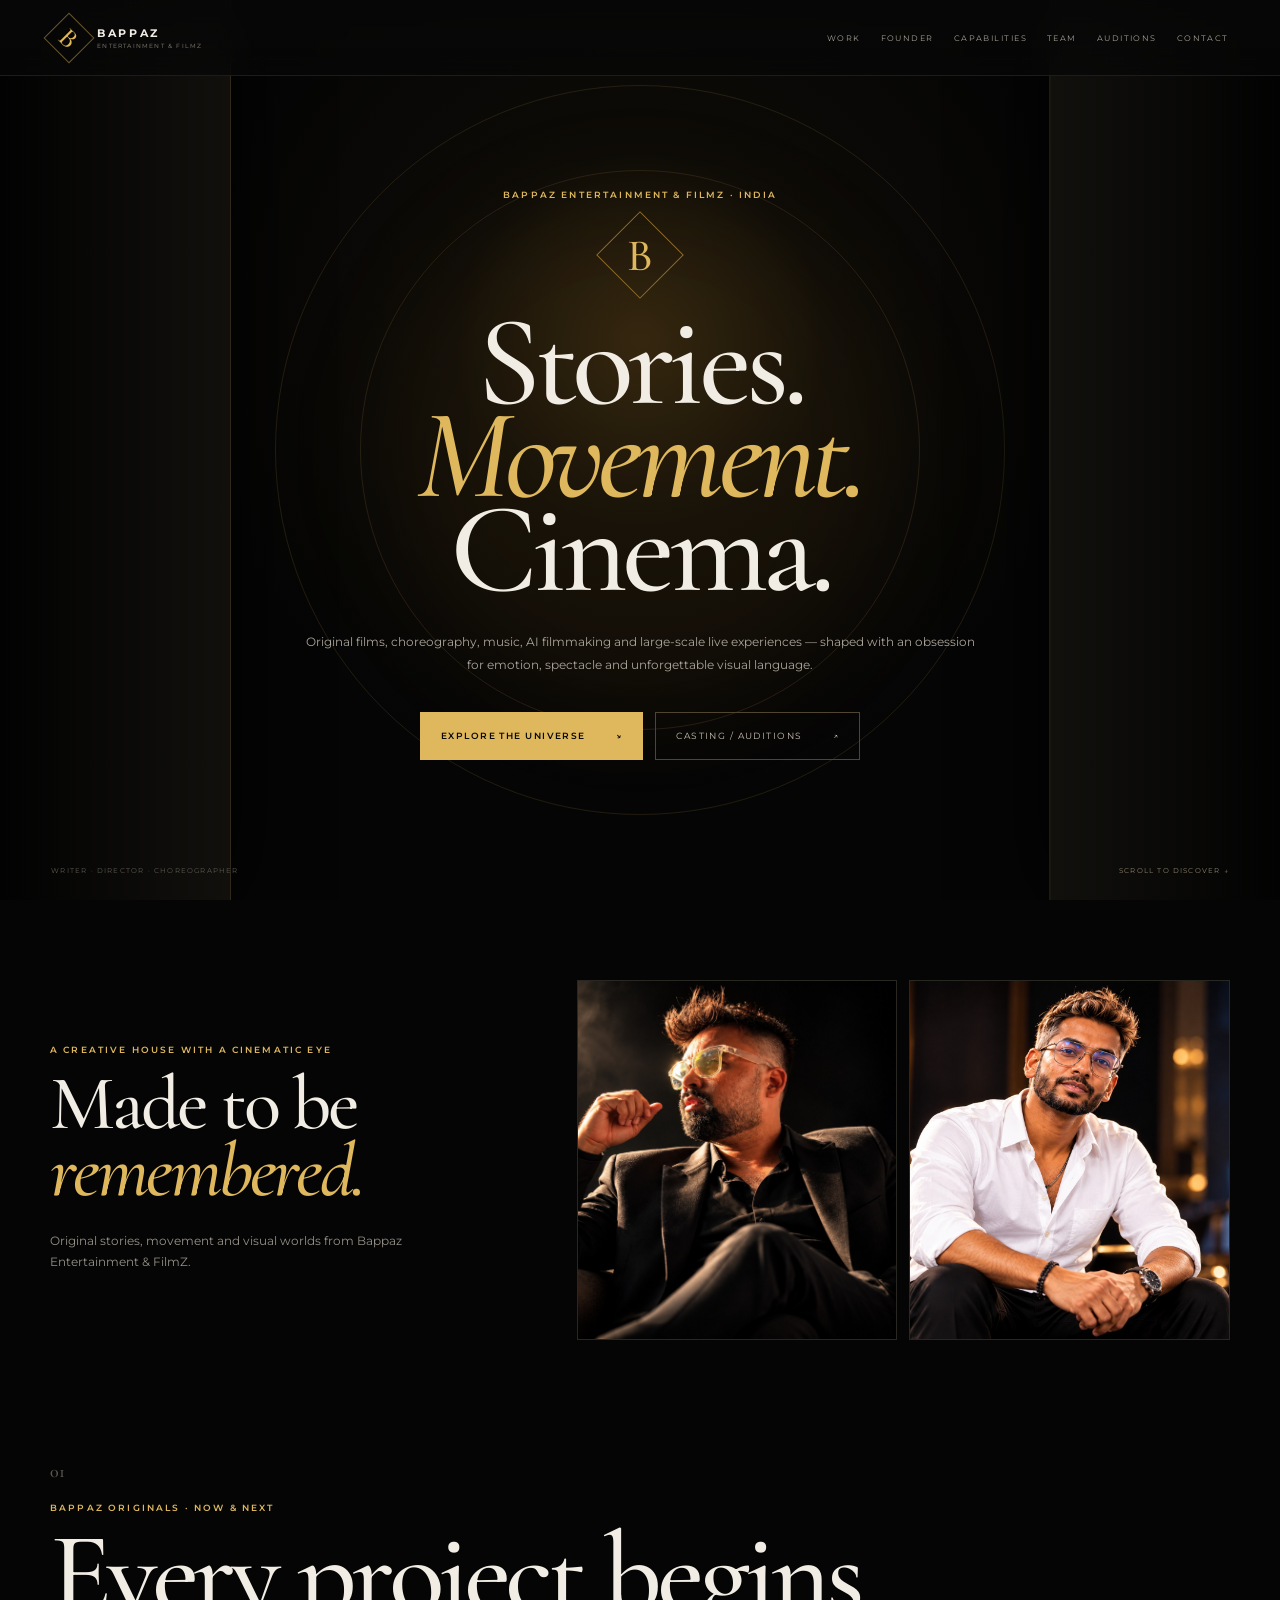
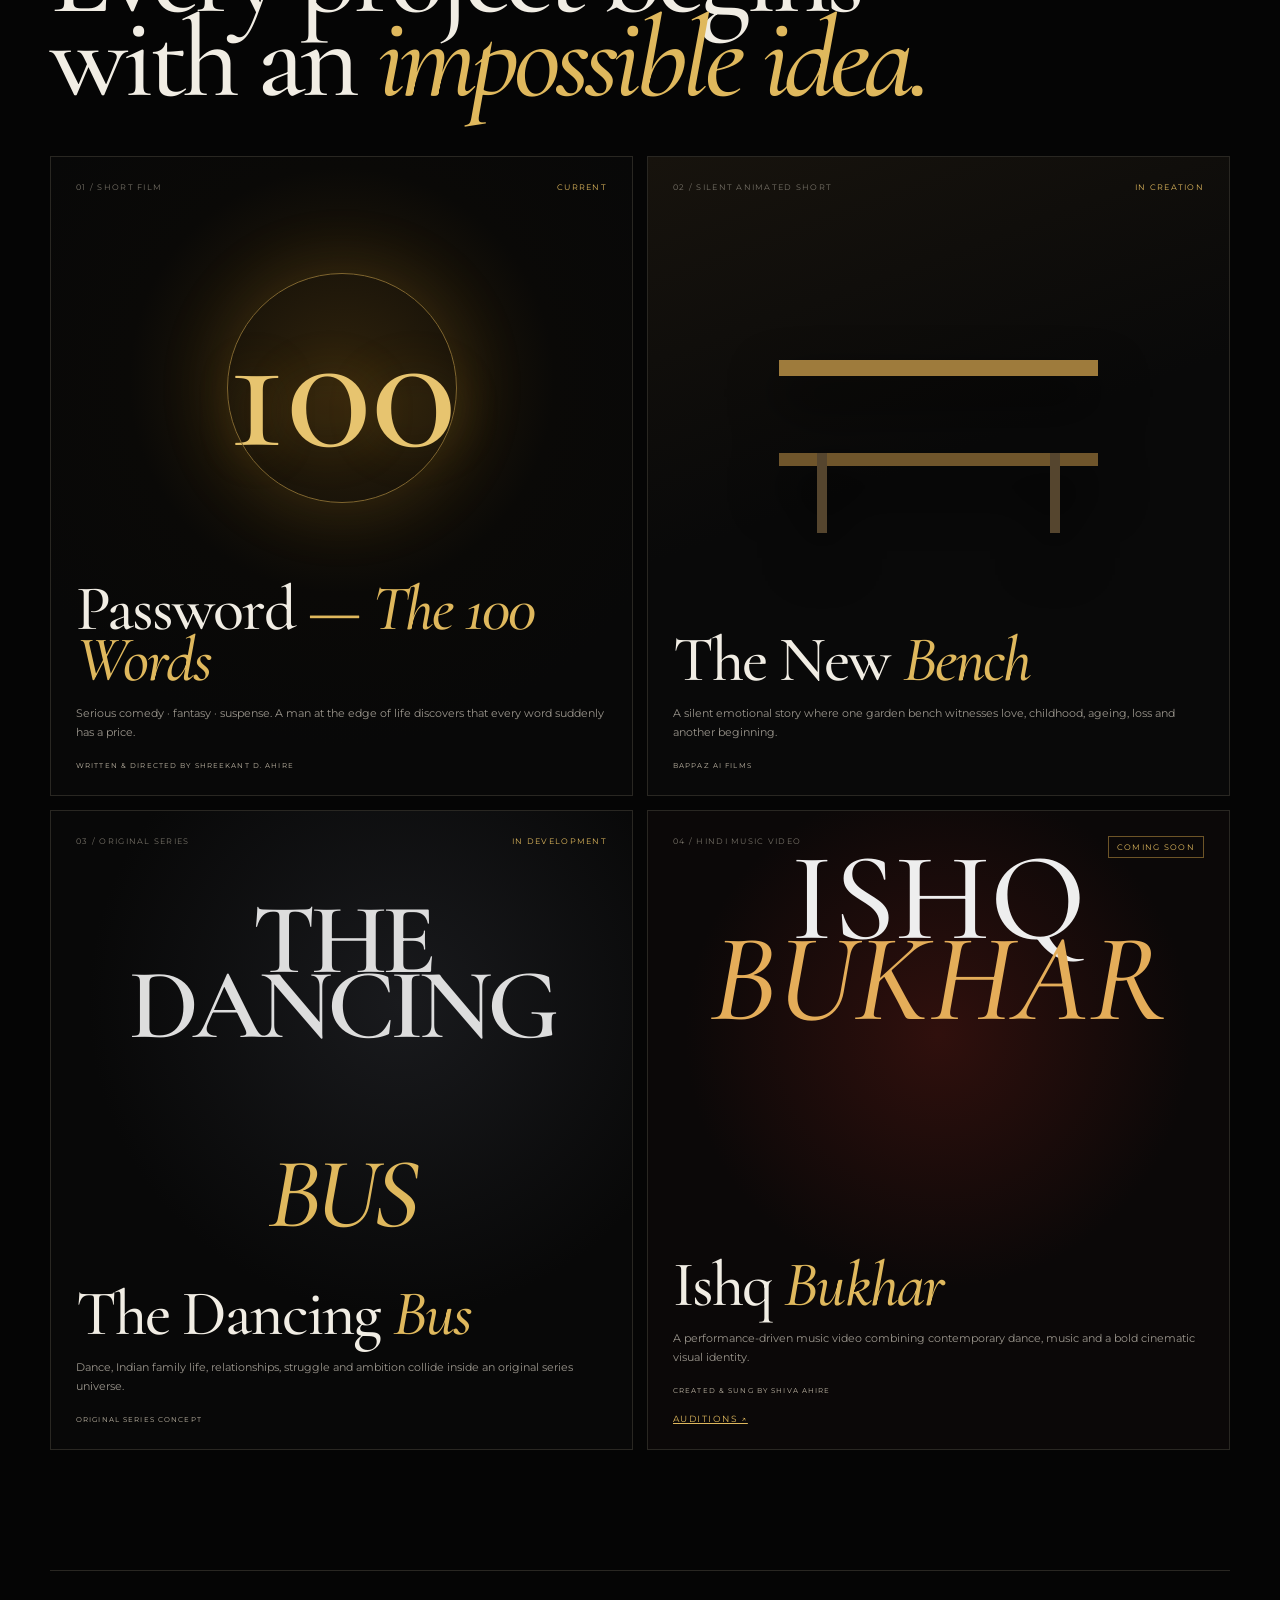
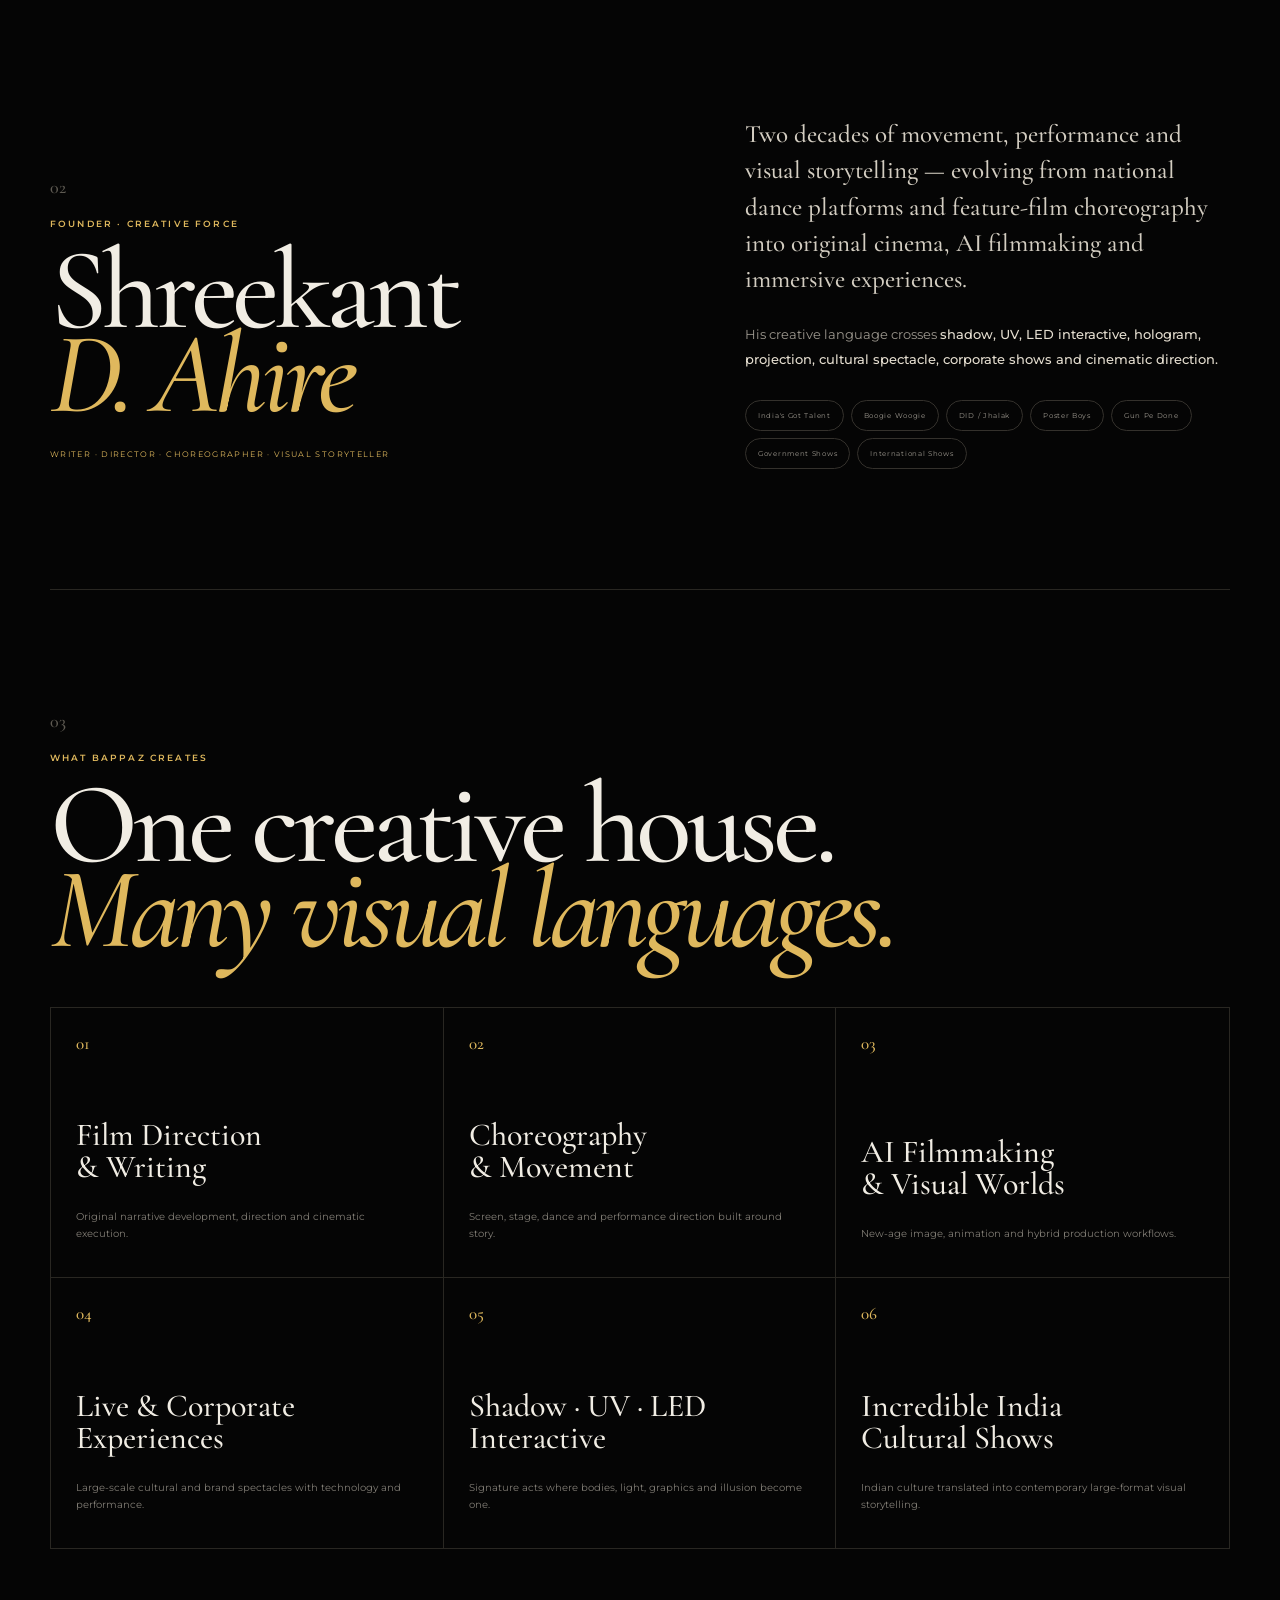
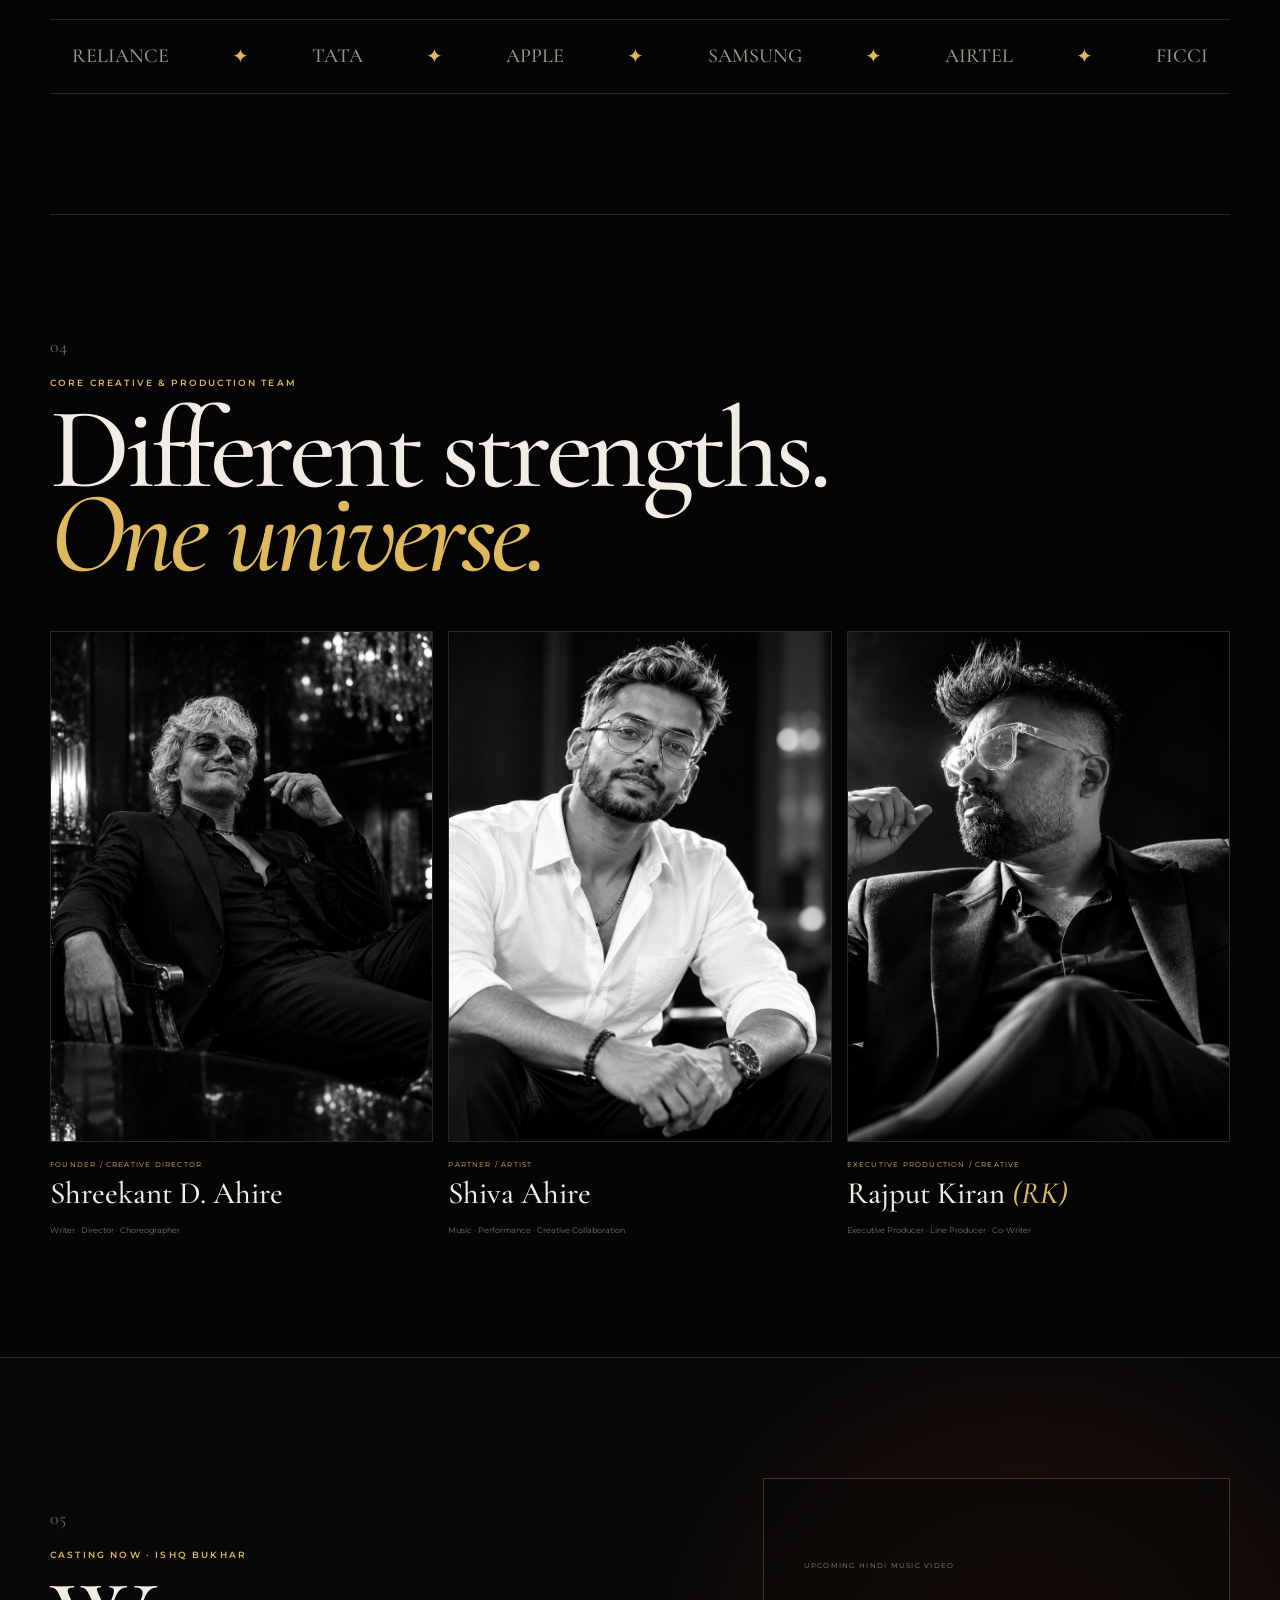
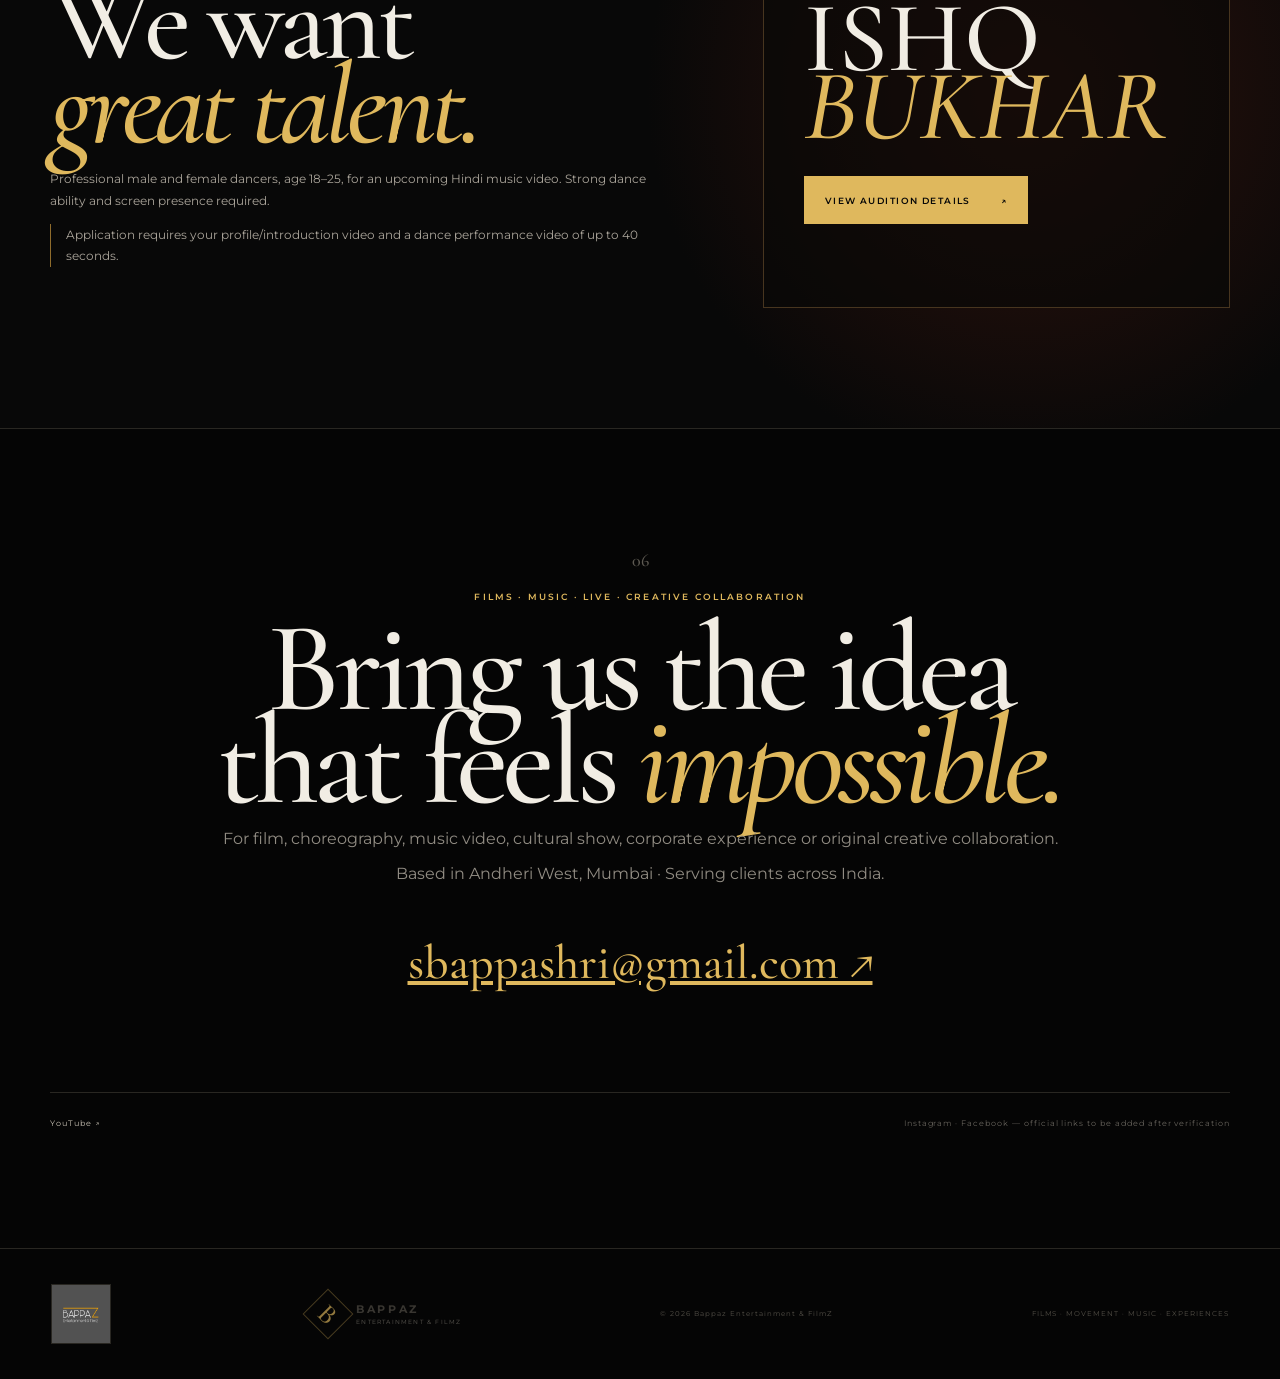
<file: index.html>
<!doctype html><html lang="en" class="no-js"><head><meta charset="utf-8"><meta name="viewport" content="width=device-width,initial-scale=1"><meta name="description" content="Bappaz Entertainment & FilmZ — films, choreography, music, AI filmmaking and live experiences."><title>Bappaz Entertainment & FilmZ | Film Production & Choreography Mumbai</title><meta name="robots" content="index, follow, max-image-preview:large"><meta name="keywords" content="Bappaz Entertainment and FilmZ, Bappaz Entertainment, Bappa Excel Dance, Shreekant Ahire, Shrikant Ahire, film production Mumbai, choreography Mumbai, shadow act, corporate events, live shows, AI filmmaking"><meta property="og:type" content="website"><meta property="og:title" content="Bappaz Entertainment & FilmZ | Film Production, Choreography & Live Shows"><meta property="og:description" content="Original films, choreography, corporate events, shadow and UV acts, AI filmmaking and cinematic live experiences."><meta property="og:url" content="https://bappaz.github.io/bappaz-entertainment/"><link rel="canonical" href="https://bappaz.github.io/bappaz-entertainment/"><script type="application/ld+json">{"@context":"https://schema.org","@type":"Organization","name":"Bappaz Entertainment & FilmZ","alternateName":["Bappaz Entertainment","Bappa Excel Dance"],"url":"https://bappaz.github.io/bappaz-entertainment/","description":"Film production, choreography, original music videos, shadow and UV acts, corporate events, AI filmmaking and live entertainment in India.","founder":{"@type":"Person","name":"Shreekant Ahire"},"areaServed":"India","knowsAbout":["Film production","Dance choreography","Corporate events","Shadow acts","UV performances","AI filmmaking"]}</script><link rel="stylesheet" href="assets/site.css"><script>document.documentElement.classList.replace('no-js','js')</script><script defer src="assets/site.js"></script></head><body><a class="skip" href="#main">Skip to content</a><header class="topbar"><a class="brand" href="#top" aria-label="Bappaz Entertainment and FilmZ home"><span class="brand-gem">B</span><span><b>BAPPAZ</b><small>ENTERTAINMENT & FILMZ</small></span></a><button class="menu" type="button" aria-expanded="false" aria-controls="primary-nav"><span></span><span></span><span></span><b>MENU</b></button><nav id="primary-nav" aria-label="Primary navigation"><a href="#work">Work</a><a href="#about">Founder</a><a href="#capabilities">Capabilities</a><a href="#team">Team</a><a href="#auditions">Auditions</a><a href="#contact">Contact</a></nav></header><main id="main"><section id="top" class="hero"><div class="hero-glow"></div><div class="hero-ring ring-a"></div><div class="hero-ring ring-b"></div><div class="hero-content" data-reveal><p class="eyebrow">BAPPAZ ENTERTAINMENT & FILMZ · INDIA</p><div class="hero-monogram" aria-hidden="true"><span>B</span></div><h1>Stories.<br><em>Movement.</em><br>Cinema.</h1><p class="hero-copy">Original films, choreography, music, AI filmmaking and large-scale live experiences — shaped with an obsession for emotion, spectacle and unforgettable visual language.</p><div class="actions"><a class="button gold" href="#work">Explore the Universe <span>↘</span></a><a class="button ghost" href="auditions.html">Casting / Auditions <span>↗</span></a></div></div><div class="hero-foot"><span>WRITER · DIRECTOR · CHOREOGRAPHER</span><a href="#work">SCROLL TO DISCOVER ↓</a></div></section><section class="visual-feature" aria-label="Bappaz creative portraits"><div class="visual-intro"><p class="eyebrow">A CREATIVE HOUSE WITH A CINEMATIC EYE</p><h2>Made to be <em>remembered.</em></h2><p>Original stories, movement and visual worlds from Bappaz Entertainment &amp; FilmZ.</p></div><div class="visual-images"><img src="assets/portrait-editorial-black.jpg" alt="Cinematic portrait in a black suit" loading="lazy" width="1536" height="1502"><img src="assets/portrait-editorial-white.jpg" alt="Cinematic portrait in a white shirt" loading="lazy" width="1536" height="1205"></div></section><section id="work" class="section work"><header class="section-head" data-reveal><p class="index">01</p><p class="eyebrow">BAPPAZ ORIGINALS · NOW & NEXT</p><h2>Every project begins<br>with an <em>impossible idea.</em></h2></header><div class="projects"><article class="project password" data-reveal><div class="project-top"><span>01 / SHORT FILM</span><span class="status">CURRENT</span></div><div class="project-art"><span class="halo"></span><strong>100</strong></div><div class="project-copy"><h3>Password <em>— The 100 Words</em></h3><p>Serious comedy · fantasy · suspense. A man at the edge of life discovers that every word suddenly has a price.</p><small>WRITTEN & DIRECTED BY SHREEKANT D. AHIRE</small></div></article><article class="project bench" data-reveal><div class="project-top"><span>02 / SILENT ANIMATED SHORT</span><span class="status">IN CREATION</span></div><div class="project-art bench-art"><span></span></div><div class="project-copy"><h3>The New <em>Bench</em></h3><p>A silent emotional story where one garden bench witnesses love, childhood, ageing, loss and another beginning.</p><small>BAPPAZ AI FILMS</small></div></article><article class="project dancing" data-reveal><div class="project-top"><span>03 / ORIGINAL SERIES</span><span class="status">IN DEVELOPMENT</span></div><div class="project-art bus-art">THE<br>DANCING<br><i>BUS</i></div><div class="project-copy"><h3>The Dancing <em>Bus</em></h3><p>Dance, Indian family life, relationships, struggle and ambition collide inside an original series universe.</p><small>ORIGINAL SERIES CONCEPT</small></div></article><article class="project ishq" data-reveal><div class="project-top"><span>04 / HINDI MUSIC VIDEO</span><span class="status live">COMING SOON</span></div><div class="project-art pulse"><span>ISHQ</span><b>BUKHAR</b></div><div class="project-copy"><h3>Ishq <em>Bukhar</em></h3><p>A performance-driven music video combining contemporary dance, music and a bold cinematic visual identity.</p><small>CREATED & SUNG BY SHIVA AHIRE</small><a class="mini-link" href="auditions.html">AUDITIONS ↗</a></div></article></div></section><section id="about" class="section founder"><div class="founder-grid"><div data-reveal><p class="index">02</p><p class="eyebrow">FOUNDER · CREATIVE FORCE</p><h2>Shreekant<br><em>D. Ahire</em></h2><p class="role">WRITER · DIRECTOR · CHOREOGRAPHER · VISUAL STORYTELLER</p></div><div class="founder-copy" data-reveal><p class="lead">Two decades of movement, performance and visual storytelling — evolving from national dance platforms and feature-film choreography into original cinema, AI filmmaking and immersive experiences.</p><p>His creative language crosses <strong>shadow, UV, LED interactive, hologram, projection, cultural spectacle, corporate shows and cinematic direction.</strong></p><div class="credits"><span>India's Got Talent</span><span>Boogie Woogie</span><span>DID / Jhalak</span><span>Poster Boys</span><span>Gun Pe Done</span><span>Government Shows</span><span>International Shows</span></div></div></div></section><section id="capabilities" class="section capabilities"><header class="section-head" data-reveal><p class="index">03</p><p class="eyebrow">WHAT BAPPAZ CREATES</p><h2>One creative house.<br><em>Many visual languages.</em></h2></header><div class="cap-grid"><article data-reveal><span>01</span><h3>Film Direction<br>& Writing</h3><p>Original narrative development, direction and cinematic execution.</p></article><article data-reveal><span>02</span><h3>Choreography<br>& Movement</h3><p>Screen, stage, dance and performance direction built around story.</p></article><article data-reveal><span>03</span><h3>AI Filmmaking<br>& Visual Worlds</h3><p>New-age image, animation and hybrid production workflows.</p></article><article data-reveal><span>04</span><h3>Live & Corporate<br>Experiences</h3><p>Large-scale cultural and brand spectacles with technology and performance.</p></article><article data-reveal><span>05</span><h3>Shadow · UV · LED<br>Interactive</h3><p>Signature acts where bodies, light, graphics and illusion become one.</p></article><article data-reveal><span>06</span><h3>Incredible India<br>Cultural Shows</h3><p>Indian culture translated into contemporary large-format visual storytelling.</p></article></div><div class="client-strip"><span>RELIANCE</span><i>✦</i><span>TATA</span><i>✦</i><span>APPLE</span><i>✦</i><span>SAMSUNG</span><i>✦</i><span>AIRTEL</span><i>✦</i><span>FICCI</span></div></section><section id="team" class="section team"><header class="section-head" data-reveal><p class="index">04</p><p class="eyebrow">CORE CREATIVE & PRODUCTION TEAM</p><h2>Different strengths.<br><em>One universe.</em></h2></header><div class="team-grid"><article class="person founder-card" data-reveal><div class="portrait founder-portrait"><img src="assets/shreekant-founder-full.jpg" alt="Shreekant D. Ahire, founder of Bappaz Entertainment & FilmZ" loading="lazy" width="1229" height="1536"></div><p>FOUNDER / CREATIVE DIRECTOR</p><h3>Shreekant D. Ahire</h3><small>Writer · Director · Choreographer</small></article><article class="person" data-reveal><div class="portrait"><img src="SHIV%20AHIRE.png" alt="Shiva Ahire, partner and artist at Bappaz Entertainment & FilmZ" loading="lazy"></div><p>PARTNER / ARTIST</p><h3>Shiva Ahire</h3><small>Music · Performance · Creative Collaboration</small></article><article class="person" data-reveal><div class="portrait"><img src="file_0000000097bc8207af639b28cc48c8f5.png" alt="Rajput Kiran RK, executive production and creative team at Bappaz Entertainment & FilmZ" loading="lazy"></div><p>EXECUTIVE PRODUCTION / CREATIVE</p><h3>Rajput Kiran <em>(RK)</em></h3><small>Executive Producer · Line Producer · Co-Writer</small></article></div></section><section id="auditions" class="section audition"><div data-reveal><p class="index">05</p><p class="eyebrow">CASTING NOW · ISHQ BUKHAR</p><h2>We want<br><em>great talent.</em></h2><p>Professional male and female dancers, age 18–25, for an upcoming Hindi music video. Strong dance ability and screen presence required.</p><p class="upload-note">Application requires your profile/introduction video and a dance performance video of up to 40 seconds.</p></div><div class="audition-cta" data-reveal><span>UPCOMING HINDI MUSIC VIDEO</span><strong>ISHQ<br><em>BUKHAR</em></strong><a class="button gold" href="auditions.html">View Audition Details <span>↗</span></a></div></section><section id="contact" class="section contact"><div data-reveal><p class="index">06</p><p class="eyebrow">FILMS · MUSIC · LIVE · CREATIVE COLLABORATION</p><h2>Bring us the idea<br>that feels <em>impossible.</em></h2><p>For film, choreography, music video, cultural show, corporate experience or original creative collaboration.</p><p>Based in Andheri West, Mumbai · Serving clients across India.</p><a class="mail" href="mailto:sbappashri@gmail.com">sbappashri@gmail.com ↗</a></div><div class="social"><a href="https://www.youtube.com/@shreekantdanceahire9892" target="_blank" rel="noopener">YouTube ↗</a><span>Instagram · Facebook — official links to be added after verification</span></div></section></main><footer><img class="footer-logo" src="assets/bappaz-logo.jpg" alt="Bappaz Entertainment & FilmZ logo" loading="lazy" width="1536" height="1536"><a class="brand footer-brand" href="#top"><span class="brand-gem">B</span><span><b>BAPPAZ</b><small>ENTERTAINMENT & FILMZ</small></span></a><p>© 2026 Bappaz Entertainment & FilmZ</p><p>FILMS · MOVEMENT · MUSIC · EXPERIENCES</p></footer></body></html>
</file>
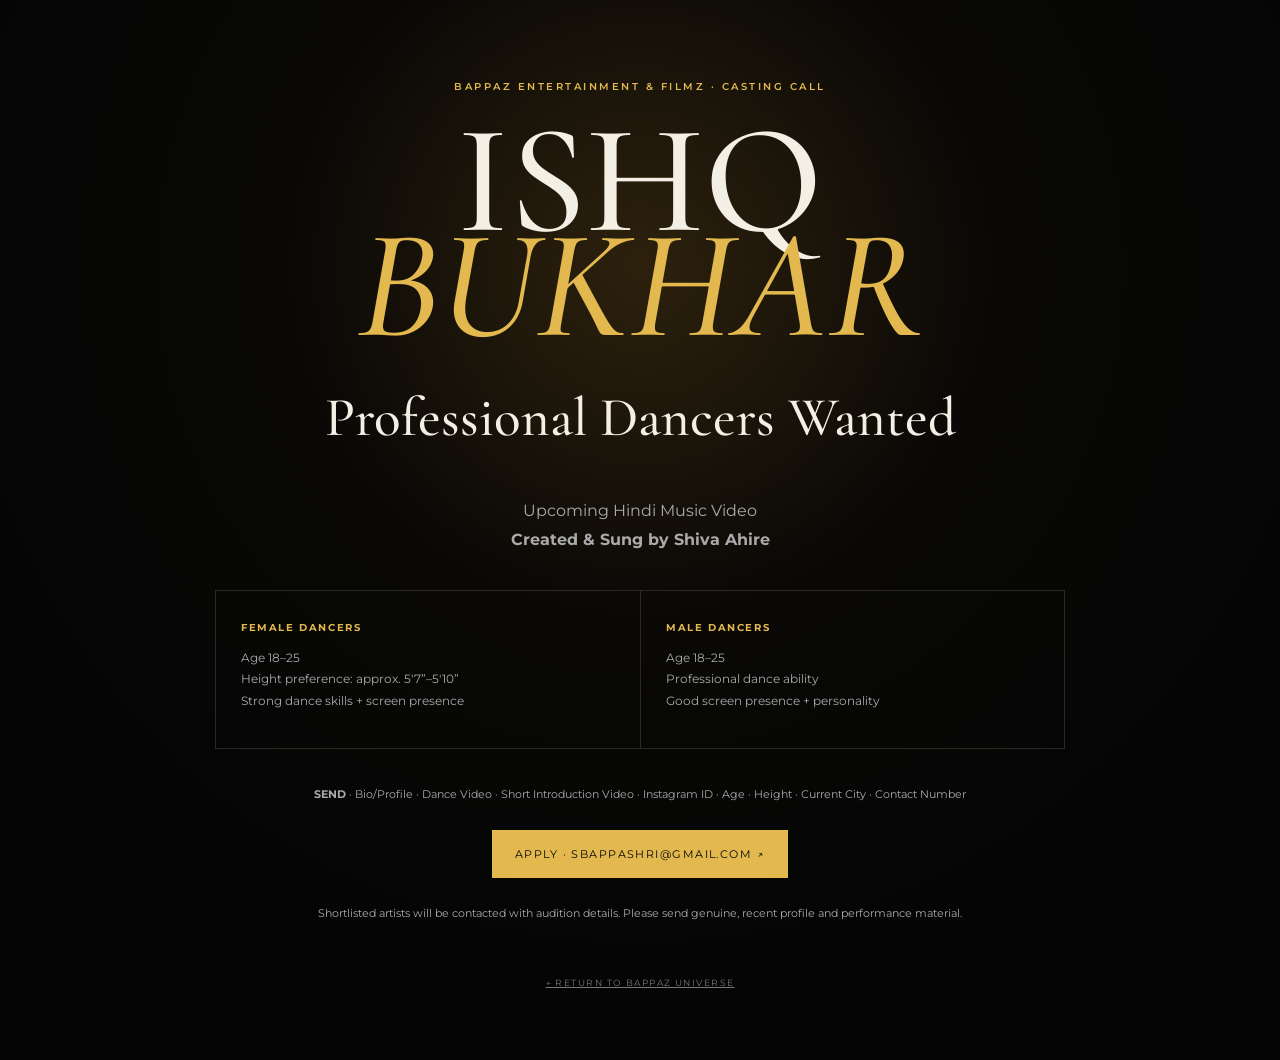
<file: auditions.html>
<!doctype html><html lang="en"><head><meta charset="utf-8"><meta name="viewport" content="width=device-width,initial-scale=1"><title>Ishq Bukhar Auditions | Bappaz Entertainment & FilmZ</title><link rel="stylesheet" href="assets/css/site.css"><style>.casting{min-height:100svh;display:grid;place-items:center;background:radial-gradient(circle at 50% 25%,#2d210d,#090806 35%,#050505 70%)}.casting-inner{width:min(850px,calc(100% - 30px));padding:70px 0;text-align:center}.casting h1{font-family:var(--serif);font-weight:500;font-size:clamp(75px,17vw,155px);line-height:.68;margin:35px 0}.casting h1 em{color:var(--gold);font-weight:500}.casting h2{font-family:var(--serif);font-size:clamp(30px,6vw,55px);font-weight:500}.casting-lead{color:#aaa;line-height:1.8}.casting-roles{display:grid;grid-template-columns:1fr 1fr;text-align:left;border:1px solid var(--line);margin:35px 0}.casting-role{padding:25px}.casting-role+ .casting-role{border-left:1px solid var(--line)}.casting-role b{color:var(--gold);font-size:10px;letter-spacing:.16em}.casting-role p{color:#aaa;font-size:12px;line-height:1.8}.send{font-size:11px;color:#aaa;line-height:1.9;max-width:680px;margin:25px auto}.back{display:inline-block;margin-top:28px;font-size:9px;letter-spacing:.16em;color:#777}@media(max-width:700px){.casting-roles{grid-template-columns:1fr}.casting-role+.casting-role{border-left:0;border-top:1px solid var(--line)}}</style></head><body><main class="casting"><div class="casting-inner"><p class="kicker">BAPPAZ ENTERTAINMENT & FILMZ · CASTING CALL</p><h1>ISHQ<br><em>BUKHAR</em></h1><h2>Professional Dancers Wanted</h2><p class="casting-lead">Upcoming Hindi Music Video<br><strong>Created & Sung by Shiva Ahire</strong></p><div class="casting-roles"><div class="casting-role"><b>FEMALE DANCERS</b><p>Age 18–25<br>Height preference: approx. 5'7”–5'10”<br>Strong dance skills + screen presence</p></div><div class="casting-role"><b>MALE DANCERS</b><p>Age 18–25<br>Professional dance ability<br>Good screen presence + personality</p></div></div><p class="send"><strong>SEND</strong> · Bio/Profile · Dance Video · Short Introduction Video · Instagram ID · Age · Height · Current City · Contact Number</p><a class="button button-gold" href="mailto:sbappashri@gmail.com?subject=ISHQ%20BUKHAR%20AUDITION%20-%20DANCER">Apply · sbappashri@gmail.com ↗</a><p class="send">Shortlisted artists will be contacted with audition details. Please send genuine, recent profile and performance material.</p><a class="back" href="index.html">← RETURN TO BAPPAZ UNIVERSE</a></div></main></body></html>
</file>
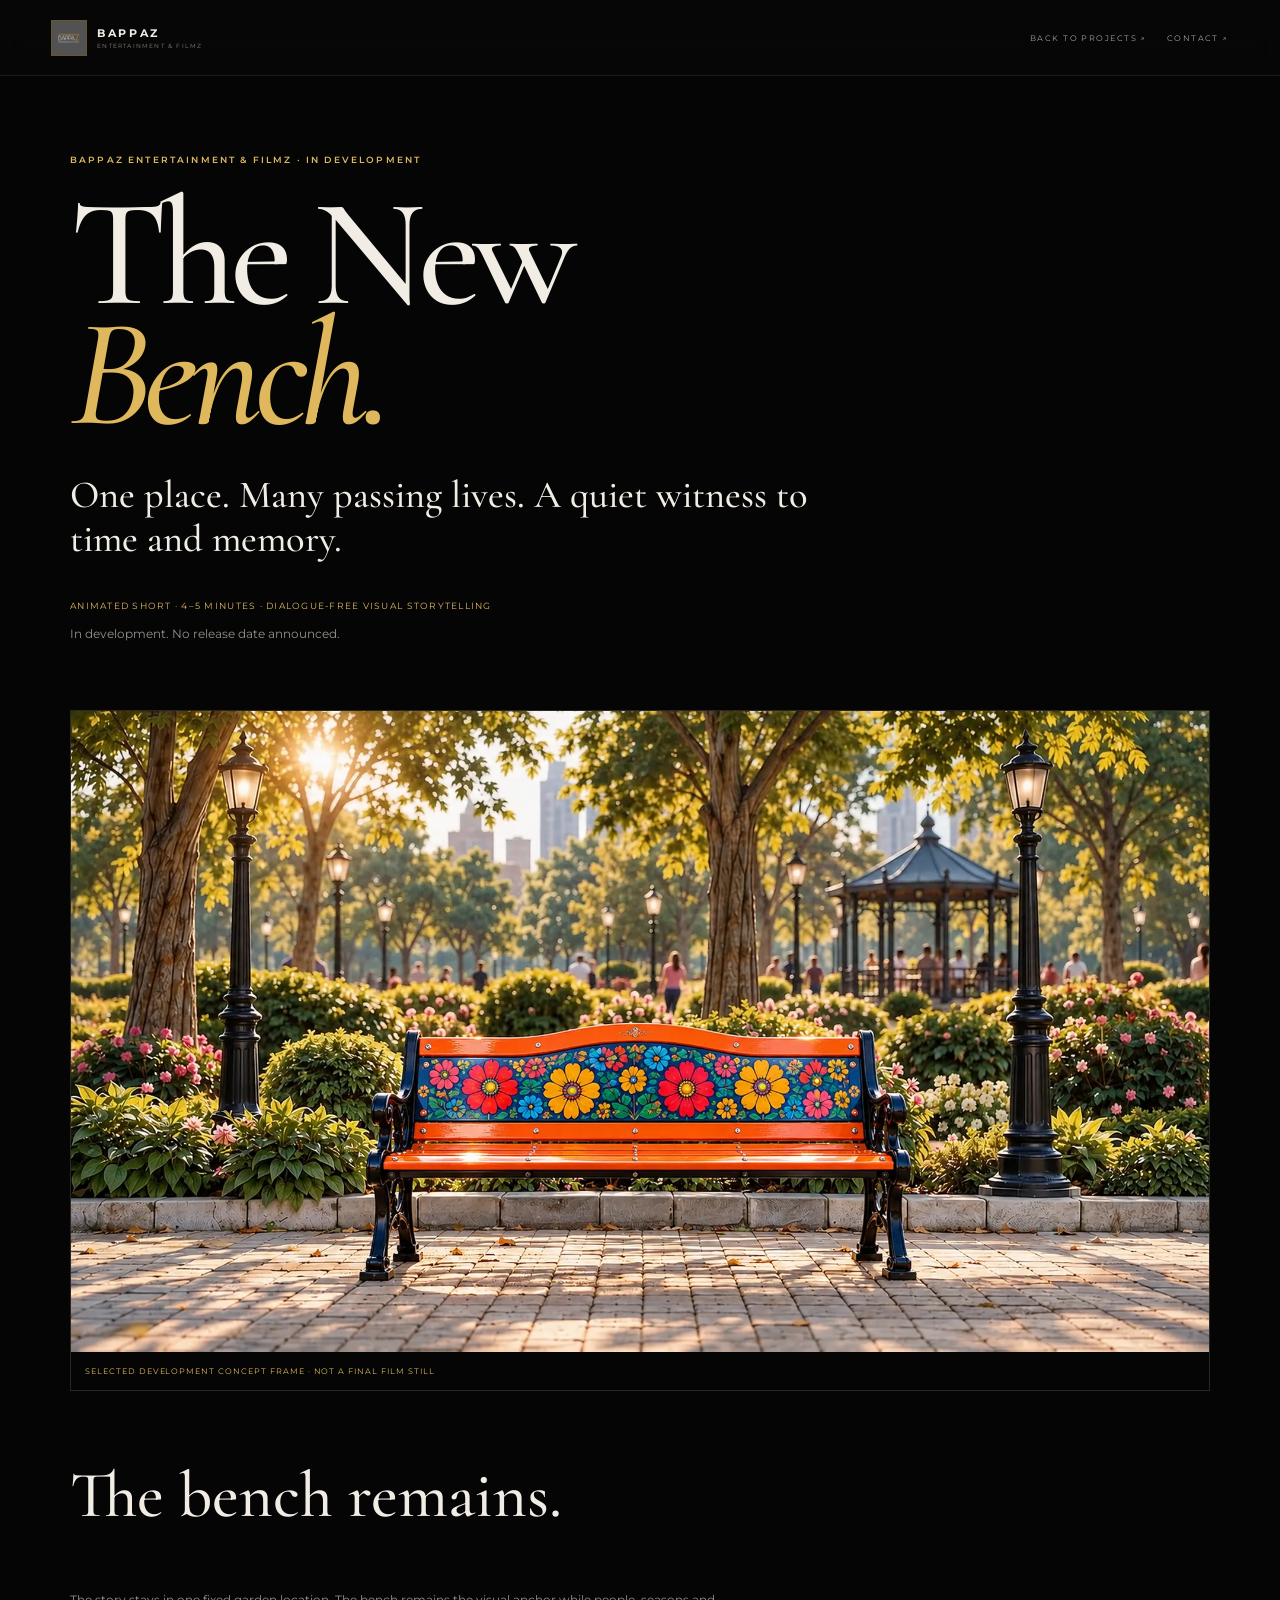
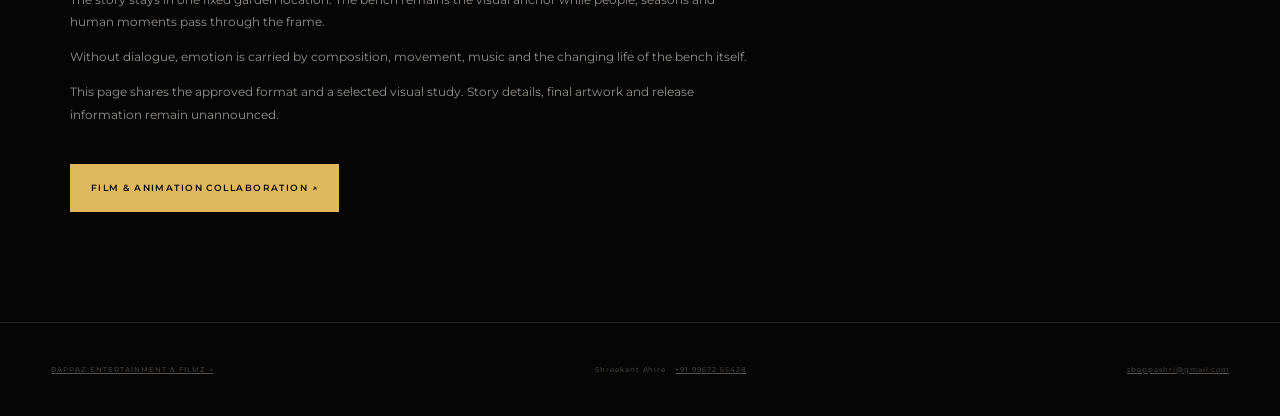
<file: the-new-bench.html>
<!doctype html><html lang="en"><head><meta charset="utf-8"><meta name="viewport" content="width=device-width,initial-scale=1"><meta name="description" content="The New Bench — a dialogue-free animated short concept by Bappaz Entertainment & FilmZ."><title>The New Bench | Bappaz Entertainment & FilmZ</title><link rel="stylesheet" href="assets/site.css"></head><body><a class="skip" href="#main">Skip to content</a><header class="topbar"><a class="brand" href="index.html" aria-label="Bappaz home"><img class="nav-logo" src="assets/archive/bappaz-original-logo.jpg" alt="" width="36" height="36"><span><b>BAPPAZ</b><small>ENTERTAINMENT & FILMZ</small></span></a><nav aria-label="Page navigation"><a href="index.html#work">Back to projects ↗</a><a href="index.html#contact">Contact ↗</a></nav></header><main id="main" class="bench-detail"><div><p class="eyebrow">BAPPAZ ENTERTAINMENT & FILMZ · IN DEVELOPMENT</p><h1>The New<br><em>Bench.</em></h1><p class="bench-lead">One place. Many passing lives. A quiet witness to time and memory.</p><p class="bench-meta">ANIMATED SHORT · 4–5 MINUTES · DIALOGUE-FREE VISUAL STORYTELLING</p><p>In development. No release date announced.</p></div><figure><img src="assets/archive/the-new-bench-concept.webp" alt="The New Bench selected development concept frame"><figcaption>SELECTED DEVELOPMENT CONCEPT FRAME · NOT A FINAL FILM STILL</figcaption></figure><div class="bench-prose"><h2>The bench remains.</h2><p>The story stays in one fixed garden location. The bench remains the visual anchor while people, seasons and human moments pass through the frame.</p><p>Without dialogue, emotion is carried by composition, movement, music and the changing life of the bench itself.</p><p>This page shares the approved format and a selected visual study. Story details, final artwork and release information remain unannounced.</p><a class="button gold" href="index.html#contact">Film & animation collaboration ↗</a></div></main><footer><a href="index.html">BAPPAZ ENTERTAINMENT & FILMZ ↗</a><p>Shreekant Ahire · <a href="tel:+919967255438">+91 99672 55438</a></p><a href="mailto:sbappashri@gmail.com">sbappashri@gmail.com</a></footer></body></html>
</file>
<file: assets/site.css>
@import url('https://fonts.googleapis.com/css2?family=Cormorant+Garamond:ital,wght@0,500;1,500;1,600&family=Montserrat:wght@400;500;600&display=swap');:root{--bg:#050505;--panel:#0b0b0b;--panel2:#11100e;--gold:#dfb85d;--gold2:#8f6c2c;--ivory:#f1ede4;--muted:#969188;--line:#292722;--serif:'Cormorant Garamond',Georgia,serif;--sans:'Montserrat',Arial,sans-serif}*{box-sizing:border-box}html{scroll-behavior:smooth;background:var(--bg)}body{margin:0;background:var(--bg);color:var(--ivory);font-family:var(--sans);overflow-x:hidden}a{color:inherit}.skip{position:fixed;top:-100px;left:20px;z-index:999;background:var(--gold);color:#000;padding:12px 18px}.skip:focus{top:20px}:focus-visible{outline:2px solid var(--gold);outline-offset:4px}.topbar{height:76px;position:fixed;inset:0 0 auto;z-index:100;display:flex;align-items:center;justify-content:space-between;padding:0 4vw;background:linear-gradient(#070707e8,#070707b5);backdrop-filter:blur(14px);border-bottom:1px solid #1d1c19}.brand{display:flex;align-items:center;gap:10px;text-decoration:none}.brand-gem{width:36px;height:36px;display:grid;place-items:center;border:1px solid #69562d;transform:rotate(45deg);font:500 27px var(--serif);color:var(--gold)}.brand>span:last-child{display:flex;flex-direction:column;gap:2px}.brand b{font-size:11px;letter-spacing:.24em}.brand small{font-size:6px;letter-spacing:.2em;color:#8c877d}.topbar nav{display:flex;gap:27px}.topbar nav a{font-size:8px;letter-spacing:.18em;text-transform:uppercase;text-decoration:none;color:#a7a198}.menu{display:none;background:none;border:0;color:var(--ivory)}.hero{min-height:100svh;position:relative;display:grid;place-items:center;overflow:hidden;padding:120px 6vw 80px;background:radial-gradient(circle at 50% 38%,#2d220e 0,#0d0b07 22%,#050505 54%)}.hero:before,.hero:after{content:'';position:absolute;top:0;width:18vw;height:100%;background:linear-gradient(90deg,#020202,#11100d);box-shadow:0 0 90px #000}.hero:before{left:0;border-right:1px solid #30291b}.hero:after{right:0;transform:scaleX(-1);border-right:1px solid #30291b}.hero-glow{position:absolute;width:40vw;height:40vw;border-radius:50%;background:#a8781d12;filter:blur(50px)}.hero-ring{position:absolute;border:1px solid #5b492457;border-radius:50%}.ring-a{width:min(62vw,730px);aspect-ratio:1}.ring-b{width:min(47vw,560px);aspect-ratio:1}.hero-content{text-align:center;position:relative;z-index:3;max-width:1000px}.eyebrow{font-size:9px;letter-spacing:.24em;color:var(--gold);font-weight:600}.hero-monogram{width:62px;height:62px;margin:24px auto 30px;border:1px solid var(--gold2);display:grid;place-items:center;transform:rotate(45deg)}.hero-monogram span{transform:rotate(-45deg);font:500 45px var(--serif);color:var(--gold)}.hero h1,.section h2{font:500 clamp(70px,10vw,142px)/.73 var(--serif);letter-spacing:-.045em;margin:20px 0}.hero h1 em,.section h2 em,.project h3 em,.person h3 em,.audition-cta strong em{font-weight:500;color:var(--gold)}.hero-copy{max-width:680px;margin:35px auto;color:#aaa49a;font-size:12px;line-height:1.9}.actions{display:flex;justify-content:center;gap:12px;flex-wrap:wrap}.button{min-height:48px;padding:15px 20px;display:inline-flex;align-items:center;justify-content:space-between;gap:30px;text-decoration:none;text-transform:uppercase;font-size:9px;letter-spacing:.16em;border:1px solid #50452e}.button.gold{background:var(--gold);border-color:var(--gold);color:#080808;font-weight:600}.button.ghost{color:#c7c0b4}.hero-foot{position:absolute;z-index:4;bottom:25px;left:4vw;right:4vw;display:flex;justify-content:space-between;color:#5d5951;font-size:7px;letter-spacing:.17em}.hero-foot a{text-decoration:none;color:#8c826d}.section{width:min(1180px,calc(100% - 40px));margin:auto;padding:120px 0}.section-head{margin-bottom:55px}.index{font:500 18px var(--serif);color:#5e5a52;margin:0 0 20px}.section h2{font-size:clamp(64px,9vw,124px)}.work{width:100%;padding-inline:max(20px,calc((100% - 1180px)/2))}.projects{display:grid;grid-template-columns:repeat(2,1fr);gap:14px}.project{min-height:640px;border:1px solid var(--line);padding:25px;display:flex;flex-direction:column;position:relative;overflow:hidden;background:#0a0a0a}.project.password{background:radial-gradient(circle at 50% 35%,#30230c,#0a0907 42%,#080808 72%)}.project.bench{background:linear-gradient(160deg,#17130d,#090909 48%)}.project.dancing{background:radial-gradient(circle at 60% 30%,#191a1d,#080808 55%)}.project.ishq{background:radial-gradient(circle at 50% 35%,#30100d,#0b0808 50%)}.project-top{display:flex;justify-content:space-between;color:#777268;font-size:8px;letter-spacing:.16em}.status{color:var(--gold)}.status.live{border:1px solid #6d5427;padding:5px 8px}.project-art{flex:1;min-height:290px;display:grid;place-items:center;position:relative}.project-art strong{font:500 clamp(90px,14vw,180px) var(--serif);color:#e7c46f;text-shadow:0 0 50px #c38b2450}.halo{position:absolute;width:230px;aspect-ratio:1;border-radius:50%;border:1px solid #80662f;box-shadow:0 0 70px #c5902530}.bench-art span{width:60%;height:24%;border-top:16px solid #9e7b3c;border-bottom:13px solid #6f552b;position:relative;filter:drop-shadow(0 25px 25px #000)}.bench-art span:before,.bench-art span:after{content:'';position:absolute;width:10px;height:80px;background:#55452e;bottom:-80px}.bench-art span:before{left:12%}.bench-art span:after{right:12%}.bus-art{font:600 clamp(48px,8vw,100px)/.65 var(--serif);letter-spacing:-.05em;color:#ddd;text-align:center}.bus-art i{font-weight:500;color:var(--gold)}.pulse{display:flex;flex-direction:column;font:500 clamp(65px,10vw,125px)/.65 var(--serif)}.pulse span{color:#eee}.pulse b{font-weight:500;color:#e4ad59;font-style:italic}.project-copy{position:relative;z-index:2}.project h3{font:500 clamp(43px,5vw,67px)/.8 var(--serif);letter-spacing:-.03em;margin:0 0 18px}.project-copy p{max-width:550px;color:#9a958c;font-size:11px;line-height:1.8}.project-copy small,.mini-link{display:block;font-size:7px;letter-spacing:.16em;color:#c1b8a7;margin-top:18px}.mini-link{color:var(--gold);font-size:9px}.founder{border-top:1px solid var(--line)}.founder-grid{display:grid;grid-template-columns:1.1fr .9fr;gap:8vw;align-items:end}.founder h2{margin-bottom:30px}.role{font-size:8px;letter-spacing:.17em;color:var(--gold);line-height:1.8}.founder-copy{color:#9d988f;font-size:13px;line-height:1.9}.founder-copy .lead{font:500 25px/1.45 var(--serif);color:#d3cdc1}.founder-copy strong{color:#e5ded0;font-weight:500}.credits{display:flex;flex-wrap:wrap;gap:7px;margin-top:28px}.credits span{border:1px solid #34312c;border-radius:40px;padding:8px 12px;font-size:7px;letter-spacing:.1em}.capabilities{border-top:1px solid var(--line)}.cap-grid{display:grid;grid-template-columns:repeat(3,1fr);border:1px solid var(--line)}.cap-grid article{min-height:270px;padding:25px;border-right:1px solid var(--line);border-bottom:1px solid var(--line);display:flex;flex-direction:column}.cap-grid article:nth-child(3n){border-right:0}.cap-grid article:nth-child(n+4){border-bottom:0}.cap-grid span{color:var(--gold);font:500 17px var(--serif)}.cap-grid h3{font:500 32px/1 var(--serif);margin:auto 0 15px}.cap-grid p{color:#817d75;font-size:10px;line-height:1.7}.client-strip{margin-top:70px;border-block:1px solid var(--line);padding:24px 0;display:flex;justify-content:space-around;gap:20px;white-space:nowrap;overflow:hidden;font:500 20px var(--serif);color:#9b958a}.client-strip i{color:var(--gold);font-style:normal}.team{border-top:1px solid var(--line)}.team-grid{display:grid;grid-template-columns:repeat(3,1fr);gap:15px}.portrait{aspect-ratio:3/4;background:#111;overflow:hidden;border:1px solid #2a2926}.portrait img{width:100%;height:100%;object-fit:cover;display:block;filter:grayscale(1);transition:filter .4s,transform .7s}.person:hover img{filter:grayscale(.25);transform:scale(1.025)}.founder-portrait{display:grid;place-items:center;background:radial-gradient(circle,#29200f,#080808 62%)}.founder-portrait span{font:500 95px var(--serif);color:var(--gold)}.person>p{color:var(--gold);font-size:7px;letter-spacing:.17em;margin:18px 0 5px}.person h3{font:500 31px var(--serif);margin:0 0 6px}.person small{color:#77736c;font-size:8px}.audition{width:100%;padding-inline:max(20px,calc((100% - 1180px)/2));display:grid;grid-template-columns:1fr .75fr;gap:7vw;align-items:center;border-block:1px solid var(--line);background:radial-gradient(circle at 80% 50%,#30130d,#080808 35%)}.audition h2{font-size:clamp(70px,9vw,120px)}.audition>div>p:not(.index,.eyebrow){max-width:600px;color:#aaa49a;font-size:12px;line-height:1.8}.upload-note{border-left:1px solid var(--gold2);padding-left:15px}.audition-cta{border:1px solid #47351f;padding:40px;min-height:430px;display:flex;flex-direction:column;justify-content:center;align-items:flex-start;background:#090807a8}.audition-cta>span{font-size:7px;letter-spacing:.18em;color:#8d867a}.audition-cta strong{font:500 clamp(60px,8vw,100px)/.68 var(--serif);margin:35px 0}.contact{text-align:center}.contact h2{font-size:clamp(72px,10vw,135px)}.contact>div>p:not(.index,.eyebrow){color:#918c83}.mail{display:inline-block;margin-top:35px;font:500 clamp(26px,4vw,48px) var(--serif);color:var(--gold)}.social{margin-top:100px;border-top:1px solid var(--line);padding-top:25px;display:flex;justify-content:space-between;color:#68645d;font-size:8px;letter-spacing:.12em}.social a{color:#c7c0b3}footer{padding:35px 4vw;border-top:1px solid var(--line);display:flex;align-items:center;justify-content:space-between;color:#555149;font-size:7px;letter-spacing:.14em}.footer-brand{opacity:.65}.js [data-reveal]{opacity:0;transform:translateY(25px);transition:opacity .8s ease,transform .8s ease}.js [data-reveal].visible{opacity:1;transform:none}@media(max-width:760px){.topbar{height:66px;padding:0 16px}.topbar nav{display:none;position:absolute;top:66px;left:0;right:0;padding:22px;background:#080808f7;border-bottom:1px solid var(--line);flex-direction:column;gap:0}.topbar nav.open{display:flex}.topbar nav a{padding:15px 5px;border-bottom:1px solid #1d1c19;font-size:10px}.menu{display:flex;align-items:center;gap:3px;flex-direction:column;position:relative;padding:12px}.menu span{display:block;width:22px;height:1px;background:#b8b0a2}.menu b{position:absolute;top:37px;font-size:5px;letter-spacing:.15em}.section{width:calc(100% - 30px);padding:82px 0}.hero{padding:105px 20px 75px;min-height:100svh}.hero:before,.hero:after{width:7vw}.ring-a{width:95vw}.ring-b{width:72vw}.hero h1{font-size:clamp(65px,20vw,92px)}.hero-copy{font-size:11px}.actions{display:grid}.button{width:100%;min-width:0}.hero-foot{font-size:5px}.section h2{font-size:clamp(62px,19vw,91px)}.projects{display:flex;overflow-x:auto;scroll-snap-type:x mandatory;margin-right:-15px;padding-right:15px;gap:10px}.project{min-width:88vw;min-height:560px;scroll-snap-align:start}.project-art{min-height:250px}.project h3{font-size:48px}.founder-grid{grid-template-columns:1fr;gap:25px}.founder-copy .lead{font-size:22px}.cap-grid{grid-template-columns:1fr 1fr}.cap-grid article{min-height:220px;border-right:1px solid var(--line)!important;border-bottom:1px solid var(--line)!important}.cap-grid article:nth-child(2n){border-right:0!important}.cap-grid article:nth-last-child(-n+2){border-bottom:0!important}.cap-grid h3{font-size:26px}.client-strip{justify-content:flex-start;overflow-x:auto}.team-grid{grid-template-columns:1fr;gap:55px}.portrait{aspect-ratio:4/5}.audition{grid-template-columns:1fr;padding-inline:15px;gap:35px}.audition-cta{min-height:350px;padding:28px}.social,footer{flex-direction:column;gap:20px;text-align:center}.social{align-items:center}.footer-brand{margin:auto}}@media(max-width:390px){.hero h1{font-size:64px}.hero-monogram{width:52px;height:52px}.section h2{font-size:61px}.project{min-width:91vw;padding:20px}.project h3{font-size:43px}.cap-grid{grid-template-columns:1fr}.cap-grid article{border-right:0!important;border-bottom:1px solid var(--line)!important}.cap-grid article:last-child{border-bottom:0!important}.brand small{display:none}}@media(prefers-reduced-motion:reduce){html{scroll-behavior:auto}.js [data-reveal]{opacity:1;transform:none;transition:none}.portrait img{transition:none}}
.visual-feature{width:min(1180px,calc(100% - 40px));margin:80px auto 0;display:grid;grid-template-columns:.85fr 1.15fr;gap:44px;align-items:center}.visual-intro h2{font:500 clamp(55px,6vw,90px)/.87 var(--serif);letter-spacing:-.04em;margin:16px 0 25px}.visual-intro h2 em{color:var(--gold);font-weight:500}.visual-intro>p:last-child{max-width:390px;color:var(--muted);font-size:12px;line-height:1.8}.visual-images{display:grid;grid-template-columns:1fr 1fr;gap:12px;align-items:stretch}.visual-images img{display:block;width:100%;height:360px;object-fit:cover;border:1px solid var(--line)}.visual-images img:first-child{object-position:50% 40%}.visual-images img:last-child{object-position:45% 50%}.footer-logo{width:60px;height:60px;object-fit:cover;border:1px solid var(--line)}@media(max-width:760px){.visual-feature{width:calc(100% - 30px);margin:54px auto 0;grid-template-columns:1fr;gap:22px}.visual-intro h2{font-size:clamp(54px,14vw,75px)}.visual-images img{height:48vw;min-height:180px}.footer-logo{margin:auto}}

/* Archive content in the established black and gold system. */
.nav-logo{width:36px;height:36px;object-fit:cover;border:1px solid #69562d}.topbar nav{gap:20px}.topbar nav a:hover,.archive-links a:hover,.performance-copy a:hover{color:var(--gold)}.section-intro,.cap-note,.credit-note{color:var(--muted);font-size:12px;line-height:1.8;max-width:680px}.credit-note{margin-top:22px}.project-image{width:100%;height:100%;max-height:380px;object-fit:contain;position:absolute;inset:0;margin:auto}.adbhut{background:radial-gradient(circle at 50% 35%,#123842,#08090b 62%)}.adbhut-art{font:500 clamp(70px,11vw,130px)/.8 var(--serif);text-align:center;letter-spacing:-.05em;color:#d6e9e7}.adbhut-art em{color:var(--gold)}.performances,.gallery,.cofounder{border-top:1px solid var(--line)}.performance-grid{display:grid;grid-template-columns:repeat(3,minmax(0,1fr));gap:14px}.performance-card{border:1px solid var(--line);background:#0d0c0b;min-width:0}.performance-image{display:block;aspect-ratio:16/9;position:relative;overflow:hidden;background:#18130c}.performance-image img{width:100%;height:100%;object-fit:cover;display:block;transition:transform .5s}.performance-image:hover img{transform:scale(1.04)}.performance-image span{position:absolute;inset:50% auto auto 50%;transform:translate(-50%,-50%);border:1px solid var(--gold);border-radius:50%;width:52px;height:52px;display:grid;place-items:center;color:var(--gold);background:#080808b8}.performance-copy{padding:22px}.performance-copy small,.gallery figcaption,.archive-links a{color:var(--gold);font-size:8px;letter-spacing:.15em}.performance-copy h3{font:500 29px/1.05 var(--serif);margin:14px 0}.performance-copy p{font-size:10px;line-height:1.7;color:var(--muted);min-height:52px}.performance-copy a{font-size:8px;text-decoration:none;letter-spacing:.12em}.more-work{margin-top:28px}.gallery-grid{display:grid;grid-template-columns:repeat(4,minmax(0,1fr));gap:12px}.gallery figure{margin:0;min-width:0}.gallery-wide{grid-column:span 2;grid-row:span 2}.gallery img{width:100%;height:230px;object-fit:cover;display:block;filter:saturate(.65)}.gallery-wide img{height:calc(460px + 12px + 20px)}.gallery figcaption{padding:11px 0}.archive-links{display:flex;flex-wrap:wrap;gap:12px 26px;margin-top:38px;border-top:1px solid var(--line);padding-top:25px}.archive-links a{text-decoration:none;line-height:1.6}.cofounder{display:grid;grid-template-columns:1fr 1fr;gap:50px;align-items:end}.cofounder h2{font-size:clamp(65px,8vw,110px)}.cofounder p:not(.eyebrow){font-size:12px;line-height:1.8;color:var(--muted);max-width:470px}.cofounder-contact{display:flex;flex-direction:column;gap:18px}.cofounder-contact a{font:500 clamp(22px,2.8vw,38px) var(--serif);text-decoration:none;border-bottom:1px solid var(--line);padding-bottom:14px}.cofounder-contact a:hover{color:var(--gold)}.contact-channels{display:grid;grid-template-columns:1fr 1fr;gap:30px;text-align:left;margin:55px auto;max-width:760px}.contact-channels div{border-top:1px solid var(--line);padding-top:20px;display:flex;flex-direction:column;gap:12px}.contact-channels small{color:var(--gold);font-size:8px;letter-spacing:.14em}.contact-channels a{font:500 23px var(--serif);text-decoration:none}.enquiry{text-align:left;max-width:800px;margin:85px auto 0;border:1px solid var(--line);padding:40px;background:#0d0c0a}.enquiry h3{font:500 48px var(--serif);margin:0}.enquiry>p{color:var(--muted);font-size:11px;line-height:1.6}.form-grid{display:grid;grid-template-columns:1fr 1fr;gap:20px;margin:30px 0}.form-grid label{display:flex;flex-direction:column;gap:9px;color:var(--gold);font-size:8px;letter-spacing:.12em;text-transform:uppercase}.form-grid .form-wide{grid-column:1/-1}.form-grid input,.form-grid select,.form-grid textarea{background:#151411;color:var(--ivory);border:1px solid #3b362e;border-radius:0;padding:13px;font:12px var(--sans);width:100%;min-height:43px}.form-grid textarea{resize:vertical}.form-actions{display:flex;gap:12px;flex-wrap:wrap}.form-actions button{cursor:pointer}.social{gap:15px;flex-wrap:wrap}.social a{text-decoration:none}
@media(max-width:760px){.performance-grid{grid-template-columns:1fr 1fr}.gallery-grid{grid-template-columns:1fr 1fr}.gallery-wide{grid-row:auto}.gallery-wide img,.gallery img{height:42vw;min-height:160px}.cofounder{grid-template-columns:1fr;gap:18px}.contact-channels{grid-template-columns:1fr}.enquiry{margin-top:60px;padding:22px}.form-grid{grid-template-columns:1fr}.form-actions{flex-direction:column}.form-actions button{width:100%}}
@media(max-width:520px){.performance-grid{grid-template-columns:1fr}.performance-copy p{min-height:0}.gallery-grid{gap:8px}.gallery figure{grid-column:span 1}.gallery-wide{grid-column:1/-1}.gallery-wide img{height:56vw}.gallery img{height:46vw}.contact .mail{font-size:clamp(24px,7vw,40px)}.enquiry h3{font-size:38px}}

.archive-identity{position:relative;max-width:1180px;margin:80px auto 0;min-height:400px;overflow:hidden;border:1px solid var(--line);display:grid;grid-template-columns:1.2fr .8fr;align-items:center;background:#100d0a}.archive-identity>img{width:100%;height:100%;min-height:400px;object-fit:cover;position:absolute;inset:0;opacity:.38}.archive-identity>div{grid-column:2;position:relative;padding:35px;background:#080808b8;text-align:center}.identity-mark{width:100%;max-width:300px;aspect-ratio:16/9;object-fit:cover}.archive-identity p:last-child{font:500 24px var(--serif)}.on-set{display:flex;align-items:center;gap:22px;margin-top:35px;border:1px solid var(--line);padding:15px}.on-set img{width:180px;height:110px;object-fit:cover}.on-set h3{font:500 30px var(--serif);margin:6px 0}.on-set a{color:var(--gold);font-size:9px;letter-spacing:.1em}@media(max-width:760px){.archive-identity{margin:45px 15px 0;min-height:350px;display:flex;align-items:flex-end}.archive-identity>img{min-height:350px}.archive-identity>div{width:100%;padding:15px}.identity-mark{max-width:200px}.on-set img{width:120px;height:100px}}

@media(max-width:760px){.projects{display:grid;grid-template-columns:1fr;overflow:visible;scroll-snap-type:none;margin-right:0;padding-right:0}.project{min-width:0;min-height:540px;scroll-snap-align:none}.project-art{min-height:250px}}
.bench-detail{max-width:1180px;margin:0 auto;padding:145px 20px 110px}.bench-detail h1{font:500 clamp(84px,12vw,160px)/.78 var(--serif);letter-spacing:-.05em;margin:30px 0}.bench-detail h1 em{color:var(--gold);font-weight:500}.bench-lead{font:500 clamp(24px,3vw,42px)/1.15 var(--serif);max-width:750px}.bench-meta{font-size:9px;letter-spacing:.14em;color:var(--gold)}.bench-detail>div>p:last-child,.bench-prose p{color:var(--muted);font-size:12px;line-height:1.9}.bench-detail figure{margin:65px 0;border:1px solid var(--line)}.bench-detail figure img{display:block;width:100%;max-height:680px;object-fit:cover}.bench-detail figcaption{padding:14px;color:var(--gold);font-size:8px;letter-spacing:.12em}.bench-prose{max-width:680px}.bench-prose h2{font:500 65px var(--serif)}.bench-prose .button{margin-top:25px}@media(max-width:760px){.bench-detail{padding-top:110px}.bench-detail figure{margin:40px 0}.bench-prose h2{font-size:50px}}

.performance-credit{border-top:1px solid var(--line);margin-top:16px;padding-top:12px}.performance-credit summary{cursor:pointer;color:var(--gold);font-size:8px;letter-spacing:.12em;text-transform:uppercase}.performance-credit p{min-height:0}.on-set p:not(.eyebrow){font-size:10px;color:var(--muted);line-height:1.5}

.celebration{margin-top:35px;padding:35px;border:1px solid var(--line);background:radial-gradient(circle at 75% 50%,#2e2010,#0b0a09 65%);display:flex;align-items:end;justify-content:space-between;gap:35px}.celebration h3{font:500 clamp(38px,5vw,64px)/.9 var(--serif);margin:13px 0}.celebration h3 em{color:var(--gold);font-weight:500}.celebration p:not(.eyebrow){color:var(--muted);font-size:11px;line-height:1.7;max-width:530px}.celebration .button{white-space:nowrap}@media(max-width:760px){.celebration{display:block;padding:25px}.celebration .button{margin-top:20px}}
</file>
<file: assets/css/site.css>
@import url('https://fonts.googleapis.com/css2?family=Cormorant+Garamond:ital,wght@0,500;1,500&family=Montserrat:wght@400;500;600&display=swap');
:root{--black:#050505;--ink:#0b0b0b;--charcoal:#121212;--gold:#e2b84f;--ivory:#f4efe5;--muted:#99938a;--line:#2a2926;--serif:'Cormorant Garamond',Georgia,serif;--sans:'Montserrat',Arial,sans-serif}*{box-sizing:border-box}html{scroll-behavior:smooth;background:var(--black)}body{margin:0;background:var(--black);color:var(--ivory);font-family:var(--sans);overflow-x:hidden}a{color:inherit}.skip-link{position:fixed;z-index:9999;left:1rem;top:-4rem;background:var(--gold);color:#000;padding:.8rem 1rem}.skip-link:focus{top:1rem}:focus-visible{outline:2px solid var(--gold);outline-offset:5px}.section-shell{width:min(1180px,calc(100% - 40px));margin:auto;padding:110px 0}.kicker{font-size:10px;letter-spacing:.25em;color:var(--gold);font-weight:600}.section-number{font-family:var(--serif);font-size:18px;color:#5f5b54;margin-bottom:22px}.display-title,.founder h2,.experience h2,.auditions h2,.contact h2{font-family:var(--serif);font-weight:500;line-height:.82;letter-spacing:-.045em}.display-title{font-size:clamp(58px,10vw,138px);margin:20px 0 55px}.display-title em,.founder em,.experience em,.auditions em,.contact em,.hero em{color:var(--gold);font-weight:500}.button{display:inline-flex;gap:2rem;align-items:center;text-decoration:none;text-transform:uppercase;letter-spacing:.13em;font-size:11px;padding:16px 22px;border:1px solid var(--gold)}.button-gold{background:var(--gold);color:#080808}.gate{min-height:100svh;display:grid;place-items:center;position:relative;overflow:hidden;background:radial-gradient(circle at 50% 46%,#2b210e 0,#0d0b07 22%,#050505 58%);border-bottom:1px solid var(--line)}.gate:before,.gate:after{content:'';position:absolute;top:0;width:24%;height:100%;background:linear-gradient(90deg,#030303,#11100d);box-shadow:0 0 70px #000;z-index:1}.gate:before{left:0;border-right:1px solid #302a1c}.gate:after{right:0;transform:scaleX(-1);border-right:1px solid #302a1c}.gate-orbit{position:absolute;width:min(72vw,700px);aspect-ratio:1;border:1px solid #3d321c;border-radius:50%;box-shadow:0 0 100px rgba(226,184,79,.08),inset 0 0 100px rgba(226,184,79,.05)}.gate-inner{z-index:2;text-align:center;padding:30px}.gate-mark{width:74px;height:74px;border:1px solid var(--gold);display:grid;place-items:center;margin:24px auto;font-family:var(--serif);font-size:50px;color:var(--gold);transform:rotate(45deg)}.gate-mark span{transform:rotate(-45deg)}.gate h1{font-family:var(--serif);font-size:clamp(56px,9vw,118px);font-weight:500;line-height:.8;margin:28px 0}.gate-copy{font-size:10px;letter-spacing:.22em;color:#aaa;margin:30px 0}.site-header{height:70px;position:sticky;top:0;z-index:50;display:flex;align-items:center;justify-content:space-between;padding:0 4vw;background:rgba(5,5,5,.88);backdrop-filter:blur(14px);border-bottom:1px solid #1c1c1c}.brand{display:flex;align-items:center;gap:10px;text-decoration:none;font-size:11px;letter-spacing:.18em}.brand span{font-family:var(--serif);font-size:25px;color:var(--gold);border:1px solid #514526;padding:0 7px}.site-header nav{display:flex;gap:30px}.site-header nav a,.nav-cta{font-size:9px;text-transform:uppercase;letter-spacing:.18em;text-decoration:none;color:#aaa}.nav-cta{color:var(--gold)}.hero{min-height:calc(100svh - 70px);display:flex;flex-direction:column;justify-content:center;position:relative}.hero-index{position:absolute;right:0;top:80px;font-size:9px;letter-spacing:.18em;color:#555}.hero h2{font-family:var(--serif);font-size:clamp(65px,11vw,155px);font-weight:500;line-height:.74;letter-spacing:-.055em;margin:25px 0}.hero h2 span{padding-left:10vw}.hero-bottom{display:flex;align-items:end;justify-content:flex-end;gap:70px;margin-top:35px}.hero-bottom p{max-width:470px;color:#a9a49b;line-height:1.8;font-size:13px}.circle-link{width:70px;height:70px;border:1px solid #45413a;border-radius:50%;display:grid;place-items:center;text-decoration:none;color:var(--gold)}.founder{border-top:1px solid var(--line)}.split{display:grid;grid-template-columns:1.15fr .85fr;gap:8vw;align-items:end}.founder h2{font-size:clamp(70px,10vw,130px);margin:20px 0}.role-line{font-size:10px;letter-spacing:.18em;color:var(--gold);line-height:1.7}.editorial-copy{color:#a8a39b;line-height:1.9;font-size:14px}.editorial-copy strong{color:var(--ivory);font-weight:500}.chips{display:flex;flex-wrap:wrap;gap:8px;margin-top:25px}.chips span{font-size:9px;letter-spacing:.1em;border:1px solid #333;padding:9px 12px;border-radius:30px}.work{border-top:1px solid var(--line)}.work-grid{display:grid;grid-template-columns:repeat(4,1fr);border-top:1px solid var(--line);border-bottom:1px solid var(--line)}.work-grid article{min-height:260px;padding:25px;border-right:1px solid var(--line);display:flex;flex-direction:column;justify-content:flex-end}.work-grid article:last-child{border:0}.work-grid article>span{margin-bottom:auto;color:var(--gold);font-family:var(--serif)}.work-grid h3{font-family:var(--serif);font-size:34px;margin:0 0 8px}.work-grid p{font-size:11px;line-height:1.7;color:#888}.text-link{display:inline-block;margin-top:30px;color:var(--gold);font-size:10px;letter-spacing:.16em}.projects{background:#0b0b0b;border-block:1px solid var(--line);padding-bottom:110px}.project-heading{padding-bottom:45px}.project-rail{padding:0;display:grid;grid-template-columns:1.4fr 1fr 1fr;gap:14px}.project-card{min-height:590px;padding:28px;background:linear-gradient(155deg,#171717,#080808);border:1px solid #2b2a27;display:flex;flex-direction:column;position:relative;overflow:hidden}.project-card.feature{background:radial-gradient(circle at 70% 25%,#31220b,#0a0907 42%,#080808)}.project-card:after{content:'';position:absolute;width:220px;height:220px;border:1px solid rgba(226,184,79,.12);border-radius:50%;right:-70px;top:80px}.project-no{font-family:var(--serif);font-size:20px;color:#777}.project-status{font-size:9px;letter-spacing:.16em;color:var(--gold);margin-top:15px}.project-copy{margin-top:auto;position:relative;z-index:1}.project-copy h3{font-family:var(--serif);font-size:clamp(48px,6vw,85px);line-height:.72;font-weight:500;margin:0 0 28px}.project-copy h3 em{color:var(--gold);font-weight:500}.project-copy p{color:#9b968d;font-size:12px;line-height:1.75;max-width:430px}.project-copy span,.project-copy a{display:block;color:#d2c9b8;font-size:8px;letter-spacing:.15em;margin-top:18px}.experience{text-align:center}.experience h2{font-size:clamp(72px,11vw,145px);margin:25px 0}.experience>p{max-width:650px;margin:0 auto 70px;color:#999;line-height:1.8}.marquee{border-block:1px solid var(--line);padding:25px 0;display:flex;justify-content:space-around;gap:25px;white-space:nowrap;font-family:var(--serif);font-size:22px}.marquee i{color:var(--gold);font-style:normal}.team{border-top:1px solid var(--line)}.team-grid{display:grid;grid-template-columns:repeat(3,1fr);gap:18px}.person img,.portrait{width:100%;aspect-ratio:3/4;object-fit:cover;filter:grayscale(1);border:1px solid #292929}.portrait{display:grid;place-items:center;background:radial-gradient(circle,#262014,#090909 60%)}.portrait span{font-family:var(--serif);font-size:100px;color:var(--gold)}.person p{font-size:8px;letter-spacing:.18em;color:var(--gold);margin-top:18px}.person h3{font-family:var(--serif);font-size:32px;font-weight:500;margin:5px 0}.person h3 em{color:var(--gold)}.person>span{font-size:10px;color:#888}.auditions{border-block:1px solid var(--line);display:flex;justify-content:space-between;align-items:end;gap:40px}.auditions h2{font-size:clamp(65px,9vw,125px);margin:20px 0}.auditions p:not(.kicker){max-width:650px;color:#999;line-height:1.8}.contact{text-align:center}.contact h2{font-size:clamp(70px,10vw,135px);margin:25px 0 60px}.contact-mail{font-family:var(--serif);font-size:clamp(24px,4vw,48px);color:var(--gold)}.contact-bottom{margin-top:100px;border-top:1px solid var(--line);padding-top:25px;display:flex;justify-content:space-between;text-align:left;color:#777;font-size:9px;letter-spacing:.12em;line-height:1.8}.contact-bottom div{display:flex;flex-direction:column;gap:8px;text-align:right}.contact-bottom a{color:var(--ivory)}footer{border-top:1px solid var(--line);padding:25px 4vw;display:flex;justify-content:space-between;color:#555;font-size:8px;letter-spacing:.15em}.js .reveal{opacity:0;transform:translateY(30px);transition:opacity .8s ease,transform .8s ease}.js .reveal.is-visible{opacity:1;transform:none}.js .gate{transition:opacity .8s ease,visibility .8s}.js .gate.is-entered{opacity:0;visibility:hidden;height:0;min-height:0}.js body.gate-open{overflow:hidden}
@media (max-width: 700px){.section-shell{width:min(100% - 30px,1180px);padding:75px 0}.site-header{padding:0 15px}.site-header nav{display:none}.hero{min-height:85svh}.hero h2{font-size:clamp(62px,20vw,92px)}.hero h2 span{padding-left:0}.hero-bottom{gap:20px}.hero-index{top:35px}.circle-link{width:54px;height:54px;flex:0 0 auto}.split{grid-template-columns:1fr;gap:25px}.founder h2{font-size:clamp(70px,21vw,100px)}.work-grid{grid-template-columns:1fr 1fr}.work-grid article{min-height:220px}.work-grid article:nth-child(2){border-right:0}.project-rail{display:flex;overflow-x:auto;scroll-snap-type:x mandatory;padding-left:15px;width:100%;gap:10px}.project-card{min-width:84vw;min-height:520px;scroll-snap-align:start}.projects .section-shell.project-heading{width:calc(100% - 30px)}.experience{text-align:left}.experience h2{font-size:clamp(75px,22vw,105px)}.marquee{overflow-x:auto;justify-content:flex-start}.team-grid{grid-template-columns:1fr;gap:55px}.person img,.portrait{aspect-ratio:4/5}.auditions{display:block}.auditions .button{margin-top:25px}.contact h2{font-size:clamp(65px,19vw,95px)}.contact-bottom,footer{gap:25px;flex-direction:column}.contact-bottom div{text-align:left}.gate:before,.gate:after{width:10%}.gate h1{font-size:clamp(58px,18vw,90px)}}
@media (prefers-reduced-motion:reduce){html{scroll-behavior:auto}.js .reveal{opacity:1;transform:none;transition:none}.gate-orbit{animation:none}.js .gate{transition:none}}
</file>
